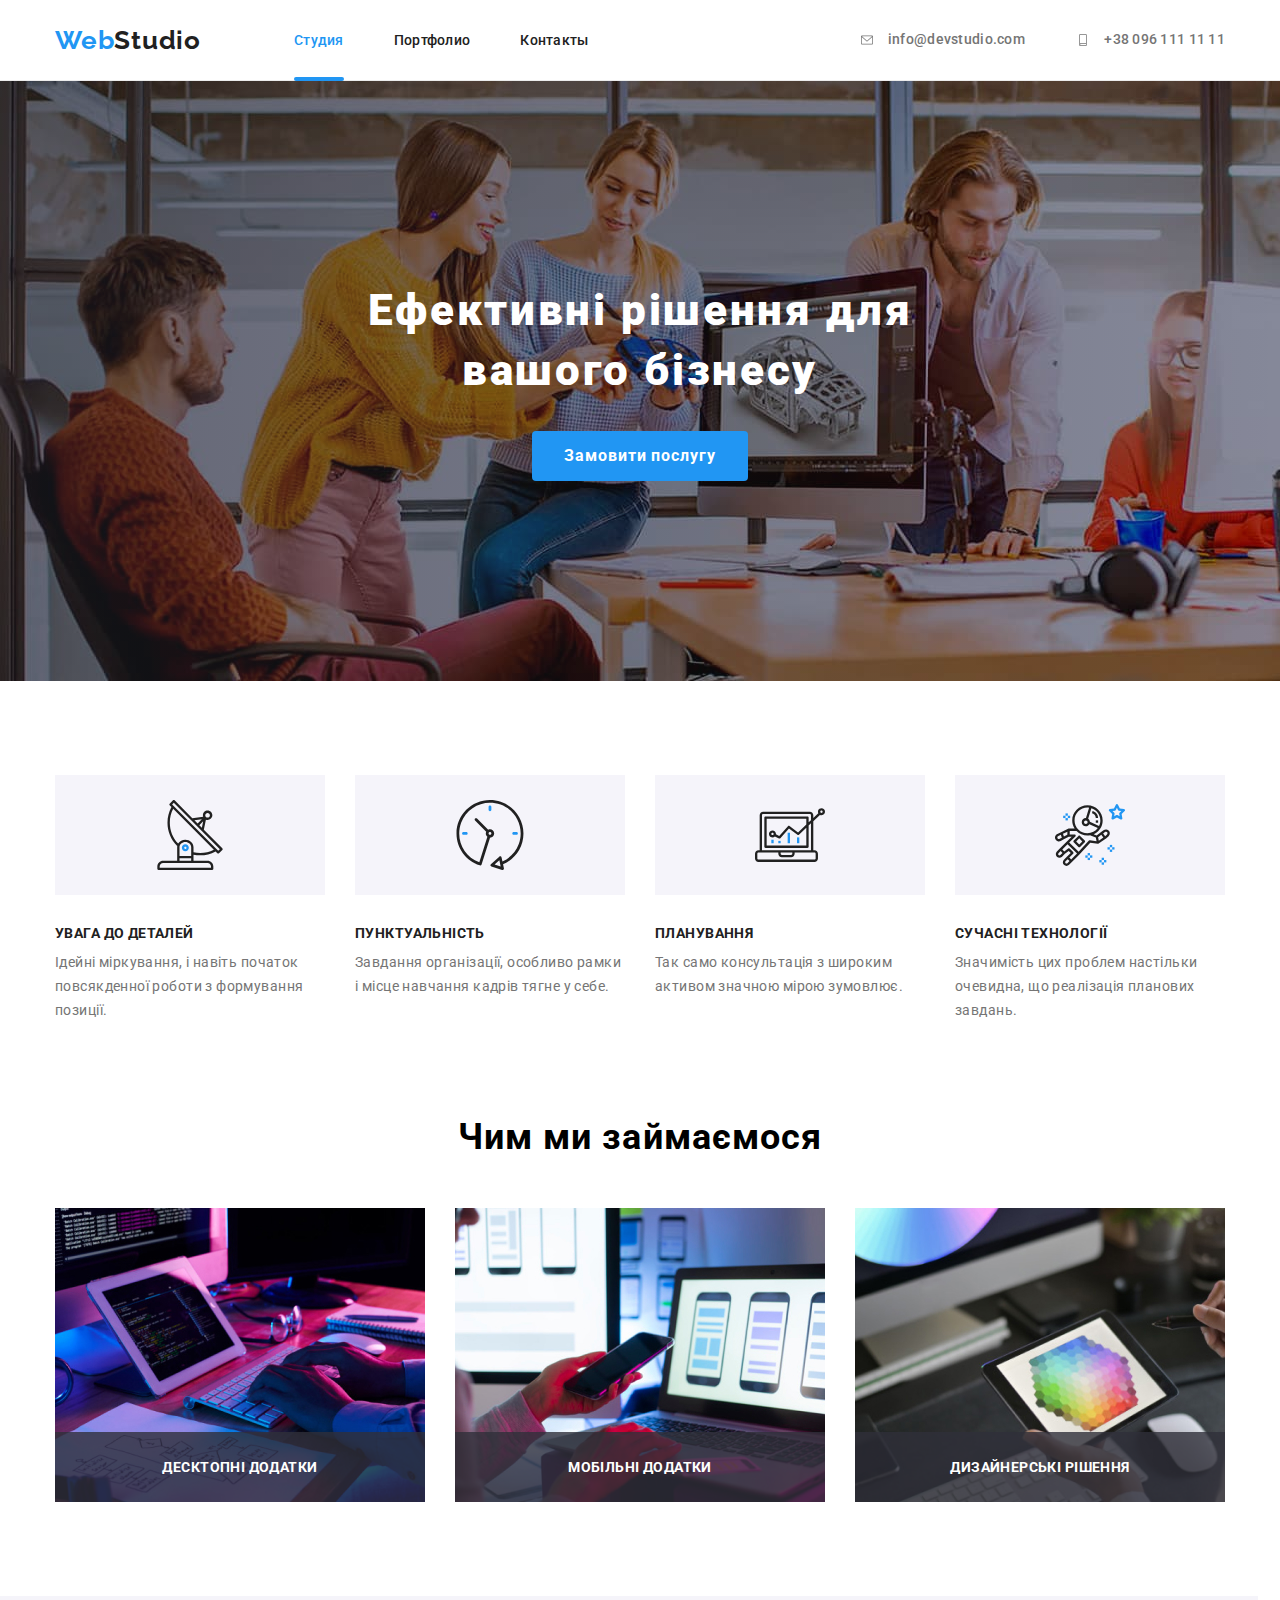
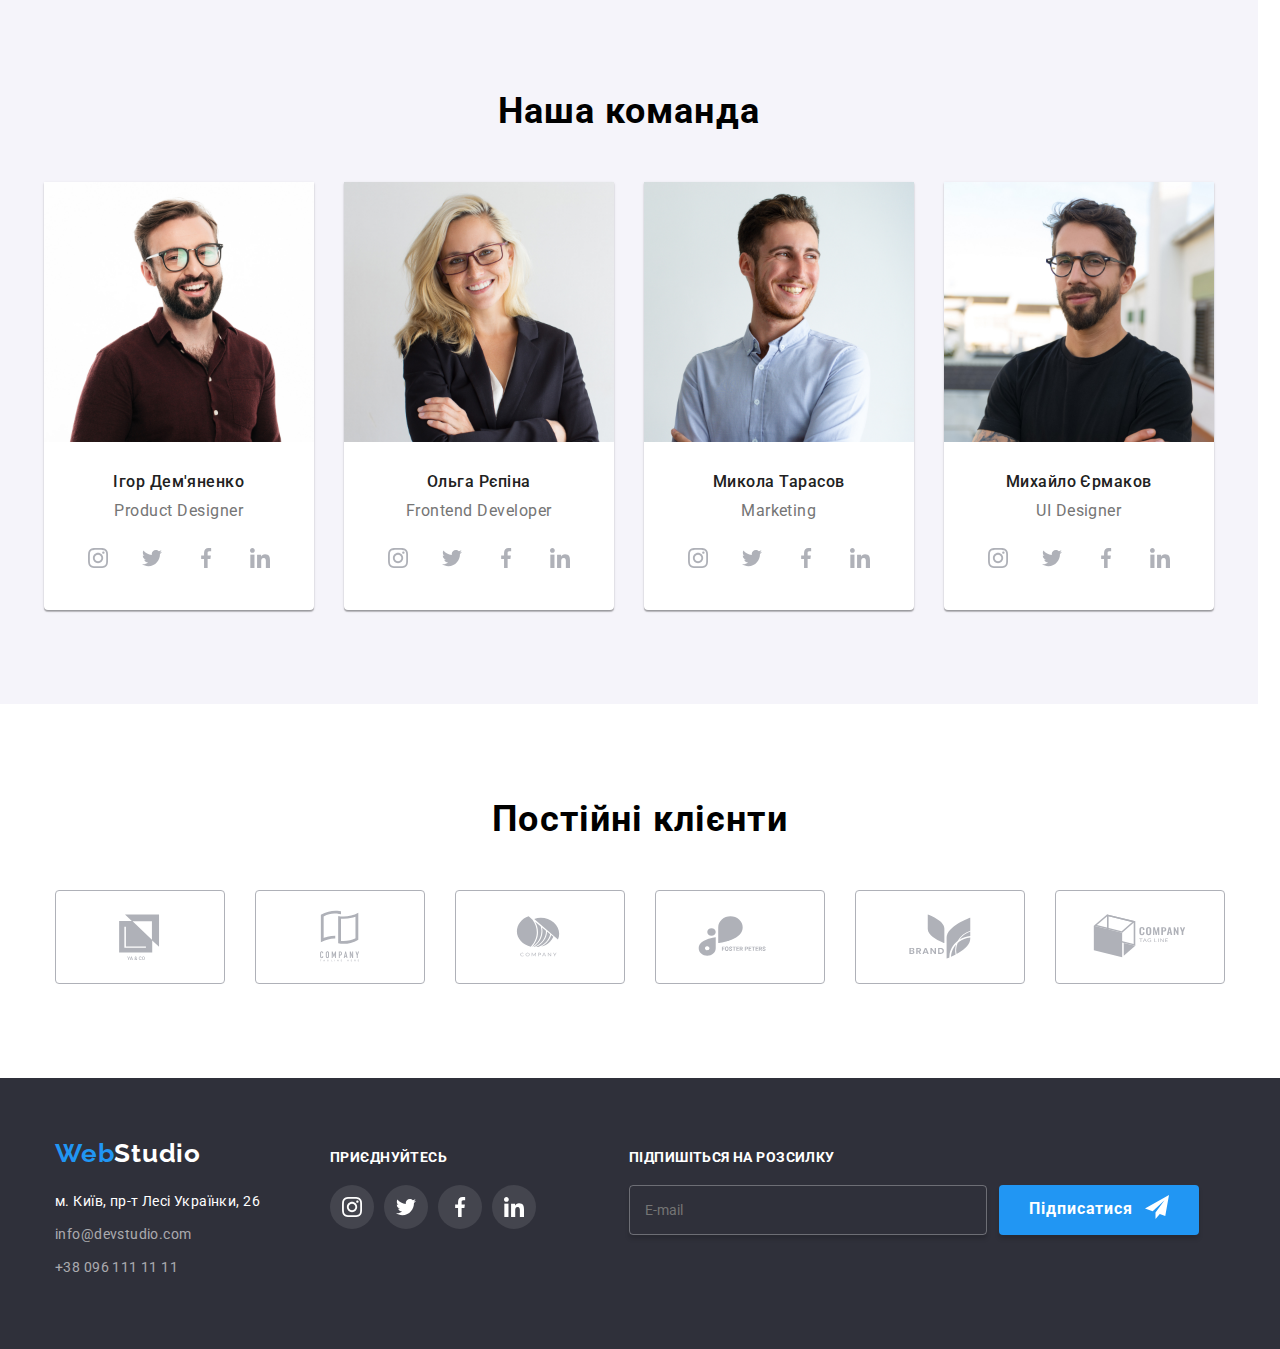
<file: index.html>
<!DOCTYPE html>
<html lang="en">
  <head>
    <meta charset="UTF-8" />
    <meta name="viewport" content="width=, initial-scale=1.0" />
    <title>Document</title>
    <link rel="preconnect" href="https://fonts.googleapis.com" />
    <link rel="preconnect" href="https://fonts.gstatic.com" crossorigin />
    <link
      href="https://fonts.googleapis.com/css2?family=Raleway:wght@700&family=Roboto:wght@400;500;700;900&display=swap"
      rel="stylesheet"
    />
    <link
      rel="stylesheet"
      href="https://cdnjs.cloudflare.com/ajax/libs/modern-normalize/2.0.0/modern-normalize.min.css"
      integrity="sha512-4xo8blKMVCiXpTaLzQSLSw3KFOVPWhm/TRtuPVc4WG6kUgjH6J03IBuG7JZPkcWMxJ5huwaBpOpnwYElP/m6wg=="
      crossorigin="anonymous"
      referrerpolicy="no-referrer"
    />
    <link rel="stylesheet" href="./css/main.min.css" />
  </head>
  <body>
    <header class="header">
      <div class="header-container container">
        <!-- site nav -->
        <nav class="main-nav">
          <a class="logo link" href="">Web<span class="header__logo">Studio</span></a>
          <ul class="site-nav list">
            <li class="site-nav__item">
              <a href="./index.html" class="site-nav__link site-nav__link--current link">Студия</a>
            </li>
            <li class="site-nav__item">
              <a href="./portfolio.html" class="site-nav__link link">Портфолио</a>
            </li>
            <li class="site-nav__item">
              <a href="#" class="site-nav__link link">Контакты</a>
            </li>
          </ul>
        </nav>
        <!-- auth nav -->
        <ul class="auth-nav list">
          <li class="auth-nav__item">
            <a href="mailto:info@devstudio.com" class="auth-nav__link link">
              <svg class="header-icon">
                <use href="./images/icons.svg#icon-post-icon"></use>
              </svg>
              info@devstudio.com</a
            >
          </li>
          <li class="auth-nav__item">
            <a href="tel:380961111111" class="auth-nav__link link">
              <svg class="header-icon">
                <use href="./images/icons.svg#icon-smartphonephone-icon"></use>
              </svg>
              +38 096 111 11 11</a
            >
          </li>
        </ul>
      </div>
    </header>
    <main>
      <!-- Hero -->

      <section class="hero">
        <div class="container box">
          <h1 class="hero__title">Ефективні рішення для<br />вашого бізнесу</h1>
          <button type="button" class="hero__button" data-modal-open>Замовити послугу</button>
          <div class="modal-background is-hidden" data-modal>
            <div class="modal">
              <button class="modal__close-button" data-modal-close>
                <svg class="">
                  <use href="./images/input-icons.sprite.svg#icon-close-black-18dp-2-1"></use>
                </svg>
              </button>
              <p class="modal__title">Залиште свої дані, ми вам передзвонимо</p>
              <form class="modal__form" role="modal__form">
                <div class="label-field modal__form">
                  <label name="name" class="label" for="name"> Ім'я</label>
                  <input type="text" name="name" id="name" class="modal-input" required />
                  <svg class="icon-input">
                    <use href="./images/input-icons.sprite.svg#icon-person-black-18dp-1"></use>
                  </svg>
                </div>
                <div class="label-field modal__form">
                  <label name="telephone" class="label" for="telephone"> Телефон </label>
                  <input type="tel" name="telephone" id="telephone" class="modal-input" required />
                  <svg class="icon-input">
                    <use href="./images/input-icons.sprite.svg#icon-phone-black-18dp-1"></use>
                  </svg>
                </div>
                <div class="label-field modal__form">
                  <label name="email" class="label" for="email">Пошта </label>
                  <input type="email" name="email" id="email" class="modal-input" required />
                  <svg class="icon-input">
                    <use href="./images/input-icons.sprite.svg#icon-email-black-18dp-1"></use>
                  </svg>
                </div>
                <div class="label-field modal__form">
                  <label name="comment" class="label" for="comment"> Коментар </label>
                  <textarea
                    class="modal-textarea"
                    name="comment"
                    cols="30"
                    rows="10"
                    placeholder="Введіть текст"
                    id="comment"
                  ></textarea>
                </div>
                <div class="checkbox-box">
                  <input type="checkbox" id="input-checkbox" class="checkbox-input" required />
                  <label for="input-checkbox" class="checkbox-label"
                    >Погоджуюся з розсилкою та приймаю
                    <a class="checkbox-link" href="#">Умови договору</a>
                  </label>
                </div>
                <button type="submit" class="modal-btn">Відправити</button>
              </form>
            </div>
          </div>
        </div>
      </section>

      <!--Особенности -->
      <section class="section features">
        <div class="container">
          <h2 hidden>Особенности</h2>
          <ul class="features__list list">
            <li class="features__item">
              <div class="features__icon-box">
                <svg class="features__icon">
                  <use href="./images/icons.svg#icon-antenna-1"></use>
                </svg>
              </div>
              <h3 class="features__title">УВАГА ДО ДЕТАЛЕЙ</h3>
              <p class="features__description">
                Ідейні міркування, і навіть початок повсякденної роботи з формування позиції.
              </p>
            </li>
            <li class="features__item">
              <div class="features__icon-box">
                <svg class="features__icon">
                  <use href="./images/icons.svg#icon-clock-1"></use>
                </svg>
              </div>
              <h3 class="features__title">ПУНКТУАЛЬНІСТЬ</h3>
              <p class="features__description">
                Завдання організації, особливо рамки і місце навчання кадрів тягне у себе.
              </p>
            </li>
            <li class="features__item">
              <div class="features__icon-box">
                <svg class="features__icon">
                  <use href="./images/icons.svg#icon-diagram-1"></use>
                </svg>
              </div>
              <h3 class="features__title">ПЛАНУВАННЯ</h3>
              <p class="features__description">Так само консультація з широким активом значною мірою зумовлює.</p>
            </li>
            <li class="features__item">
              <div class="features__icon-box">
                <svg class="features__icon">
                  <use href="./images/icons.svg#icon-astronaut-1"></use>
                </svg>
              </div>
              <h3 class="features__title">СУЧАСНІ ТЕХНОЛОГІЇ</h3>
              <p class="features__description">
                Значимість цих проблем настільки очевидна, що реалізація планових завдань.
              </p>
            </li>
          </ul>
        </div>
      </section>
      <section class="section work">
        <div class="container">
          <h2 class="section__title">Чим ми займаємося</h2>
          <ul class="work__list list">
            <li class="work__item">
              <img src="./images/box1.jpg" alt="working from PC" width="370" />
              <p class="work__descriptions">Десктопні додатки</p>
            </li>
            <li class="work__item">
              <img src="./images/box2.jpg" alt="working from laptop" width="370" />
              <p class="work__descriptions">Мобільні додатки</p>
            </li>
            <li class="work__item">
              <img src="./images/box3.jpg" alt="working from tablet" width="370" />
              <p class="work__descriptions">Дизайнерські рішення</p>
            </li>
          </ul>
        </div>
      </section>
      <!--Наша команда -->
      <section class="section team">
        <div class="container">
          <h2 class="section__title">Наша команда</h2>
          <ul class="team-list list">
            <li class="team-item">
              <img class="team-img" src="./images/imgqw.jpg" alt="Ігор Дем'яненко" width="270" />
              <div class="team-card">
                <h3 class="team-title-name">Ігор Дем'яненко</h3>
                <p class="team-title-descrirtion">Product Designer</p>

                <ul class="network-list list">
                  <li>
                    <a class="network-icon-box" target="_blank" href="">
                      <svg class="network-icons">
                        <use href="./images/icons.svg#icon-instagram-2"></use>
                      </svg>
                    </a>
                  </li>
                  <li>
                    <a class="network-icon-box" href="">
                      <svg class="network-icons">
                        <use href="./images/icons.svg#icon-twitter-1"></use>
                      </svg>
                    </a>
                  </li>
                  <li>
                    <a class="network-icon-box" href="">
                      <svg class="network-icons">
                        <use href="./images/icons.svg#icon-facebook-1"></use>
                      </svg>
                    </a>
                  </li>
                  <li>
                    <a class="network-icon-box" href="">
                      <svg class="network-icons">
                        <use href="./images/icons.svg#icon-linkedin-1"></use>
                      </svg>
                    </a>
                  </li>
                </ul>
              </div>
            </li>
            <li class="team-item">
              <img class="team-img" src="./images/imgwe.jpg" alt="Ольга Рєпіна" width="270" />
              <div class="team-card">
                <h3 class="team-title-name">Ольга Рєпіна</h3>
                <p class="team-title-descrirtion">Frontend Developer</p>
                <ul class="network-list list">
                  <li>
                    <a class="network-icon-box" target="_blank" href="">
                      <svg class="network-icons">
                        <use href="./images/icons.svg#icon-instagram-2"></use>
                      </svg>
                    </a>
                  </li>
                  <li>
                    <a class="network-icon-box" href="">
                      <svg class="network-icons">
                        <use href="./images/icons.svg#icon-twitter-1"></use>
                      </svg>
                    </a>
                  </li>
                  <li>
                    <a class="network-icon-box" href="">
                      <svg class="network-icons">
                        <use href="./images/icons.svg#icon-facebook-1"></use>
                      </svg>
                    </a>
                  </li>
                  <li>
                    <a class="network-icon-box" href="">
                      <svg class="network-icons">
                        <use href="./images/icons.svg#icon-linkedin-1"></use>
                      </svg>
                    </a>
                  </li>
                </ul>
              </div>
            </li>
            <li class="team-item">
              <img class="team-img" src="./images/imger.jpg" alt="Микола Тарасов" width="270" />
              <div class="team-card">
                <h3 class="team-title-name">Микола Тарасов</h3>
                <p class="team-title-descrirtion">Marketing</p>
                <ul class="network-list list">
                  <li>
                    <a class="network-icon-box" target="_blank" href="">
                      <svg class="network-icons">
                        <use href="./images/icons.svg#icon-instagram-2"></use>
                      </svg>
                    </a>
                  </li>
                  <li>
                    <a class="network-icon-box" href="">
                      <svg class="network-icons">
                        <use href="./images/icons.svg#icon-twitter-1"></use>
                      </svg>
                    </a>
                  </li>
                  <li>
                    <a class="network-icon-box" href="">
                      <svg class="network-icons">
                        <use href="./images/icons.svg#icon-facebook-1"></use>
                      </svg>
                    </a>
                  </li>
                  <li>
                    <a class="network-icon-box" href="">
                      <svg class="network-icons">
                        <use href="./images/icons.svg#icon-linkedin-1"></use>
                      </svg>
                    </a>
                  </li>
                </ul>
              </div>
            </li>
            <li class="team-item">
              <img class="team-img" src="./images/img.jpg" alt="Михайло Єрмаков" width="270" />
              <div class="team-card">
                <h3 class="team-title-name">Михайло Єрмаков</h3>
                <p class="team-title-descrirtion">UI Designer</p>
                <ul class="network-list list">
                  <li>
                    <a class="network-icon-box" target="_blank" href="">
                      <svg class="network-icons">
                        <use href="./images/icons.svg#icon-instagram-2"></use>
                      </svg>
                    </a>
                  </li>
                  <li>
                    <a class="network-icon-box" href="">
                      <svg class="network-icons">
                        <use href="./images/icons.svg#icon-twitter-1"></use>
                      </svg>
                    </a>
                  </li>
                  <li>
                    <a class="network-icon-box" href="">
                      <svg class="network-icons">
                        <use href="./images/icons.svg#icon-facebook-1"></use>
                      </svg>
                    </a>
                  </li>
                  <li>
                    <a class="network-icon-box" href="">
                      <svg class="network-icons">
                        <use href="./images/icons.svg#icon-linkedin-1"></use>
                      </svg>
                    </a>
                  </li>
                </ul>
              </div>
            </li>
          </ul>
        </div>
      </section>
      <section class="section container">
        <h2 class="section__title">Постійні клієнти</h2>
        <ul class="clients-list list">
          <li>
            <a class="clients-icon-box" href="">
              <svg class="clients-icon">
                <use href=".//images/logocompany-sprite.svg#icon-Logocompany1"></use>
              </svg>
            </a>
          </li>
          <li>
            <a class="clients-icon-box" href="">
              <svg class="clients-icon">
                <use href=".//images/logocompany-sprite.svg#icon-Logocompany2"></use>
              </svg>
            </a>
          </li>
          <li>
            <a class="clients-icon-box" href="">
              <svg class="clients-icon">
                <use href=".//images/logocompany-sprite.svg#icon-Logocompany3"></use>
              </svg>
            </a>
          </li>
          <li>
            <a class="clients-icon-box" href="">
              <svg class="clients-icon">
                <use href=".//images/logocompany-sprite.svg#icon-Logocompany4"></use>
              </svg>
            </a>
          </li>
          <li>
            <a class="clients-icon-box" href="">
              <svg class="clients-icon">
                <use href=".//images/logocompany-sprite.svg#icon-Logocompany5"></use>
              </svg>
            </a>
          </li>
          <li>
            <a class="clients-icon-box" href="">
              <svg class="clients-icon">
                <use href=".//images/logocompany-sprite.svg#icon-Logocompany6"></use>
              </svg>
            </a>
          </li>
        </ul>
      </section>
    </main>
    <footer class="footer">
      <div class="footer-container container">
        <div class="footer-nav">
          <a href="#" class="link logo">Web<span class="footer-logo">Studio</span></a>
          <address class="adress">
            <a href="https://maps.app.goo.gl/gnhoGFUmJj2kAUH79" class="link">м. Київ, пр-т Лесі Українки, 26</a>
          </address>
          <ul class="footer-list list">
            <li>
              <a href="mailto:info@devstudio.com" class="contact link">info@devstudio.com</a>
            </li>
            <li>
              <a href="tel:380961111111" class="contact link">+38 096 111 11 11</a>
            </li>
          </ul>
        </div>
        <div class="footer-network">
          <h2 class="footer-network-title">приєднуйтесь</h2>
          <ul class="footer-network-list list">
            <li>
              <a class="footer-icon-box" target="_blank" href="">
                <svg class="footer-icons">
                  <use href="./images/icons.svg#icon-instagram-2"></use>
                </svg>
              </a>
            </li>
            <li>
              <a class="footer-icon-box" href="">
                <svg class="footer-icons">
                  <use href="./images/icons.svg#icon-twitter-1"></use>
                </svg>
              </a>
            </li>
            <li>
              <a class="footer-icon-box" href="">
                <svg class="footer-icons">
                  <use href="./images/icons.svg#icon-facebook-1"></use>
                </svg>
              </a>
            </li>
            <li>
              <a class="footer-icon-box" href="">
                <svg class="footer-icons">
                  <use href="./images/icons.svg#icon-linkedin-1"></use>
                </svg>
              </a>
            </li>
          </ul>
        </div>
        <form class="footer-form" role="footer-form">
          <label for="footer-email" class="footer-email-title"
            >Підпишіться на розсилку
            <input
              type="email"
              name="footer-email"
              id="footer-email"
              class="footer-input-email"
              placeholder="E-mail"
              required
            />
          </label>
          <button type="submit" class="footer-input-button">
            Підписатися
            <svg class="footer-input-icon">
              <use href="./images/logocompany-sprite.svg#icon-icon-send"></use>
            </svg>
          </button>
        </form>
      </div>
    </footer>

    <script src="./js/modal.js"></script>
  </body>
</html>
</file>
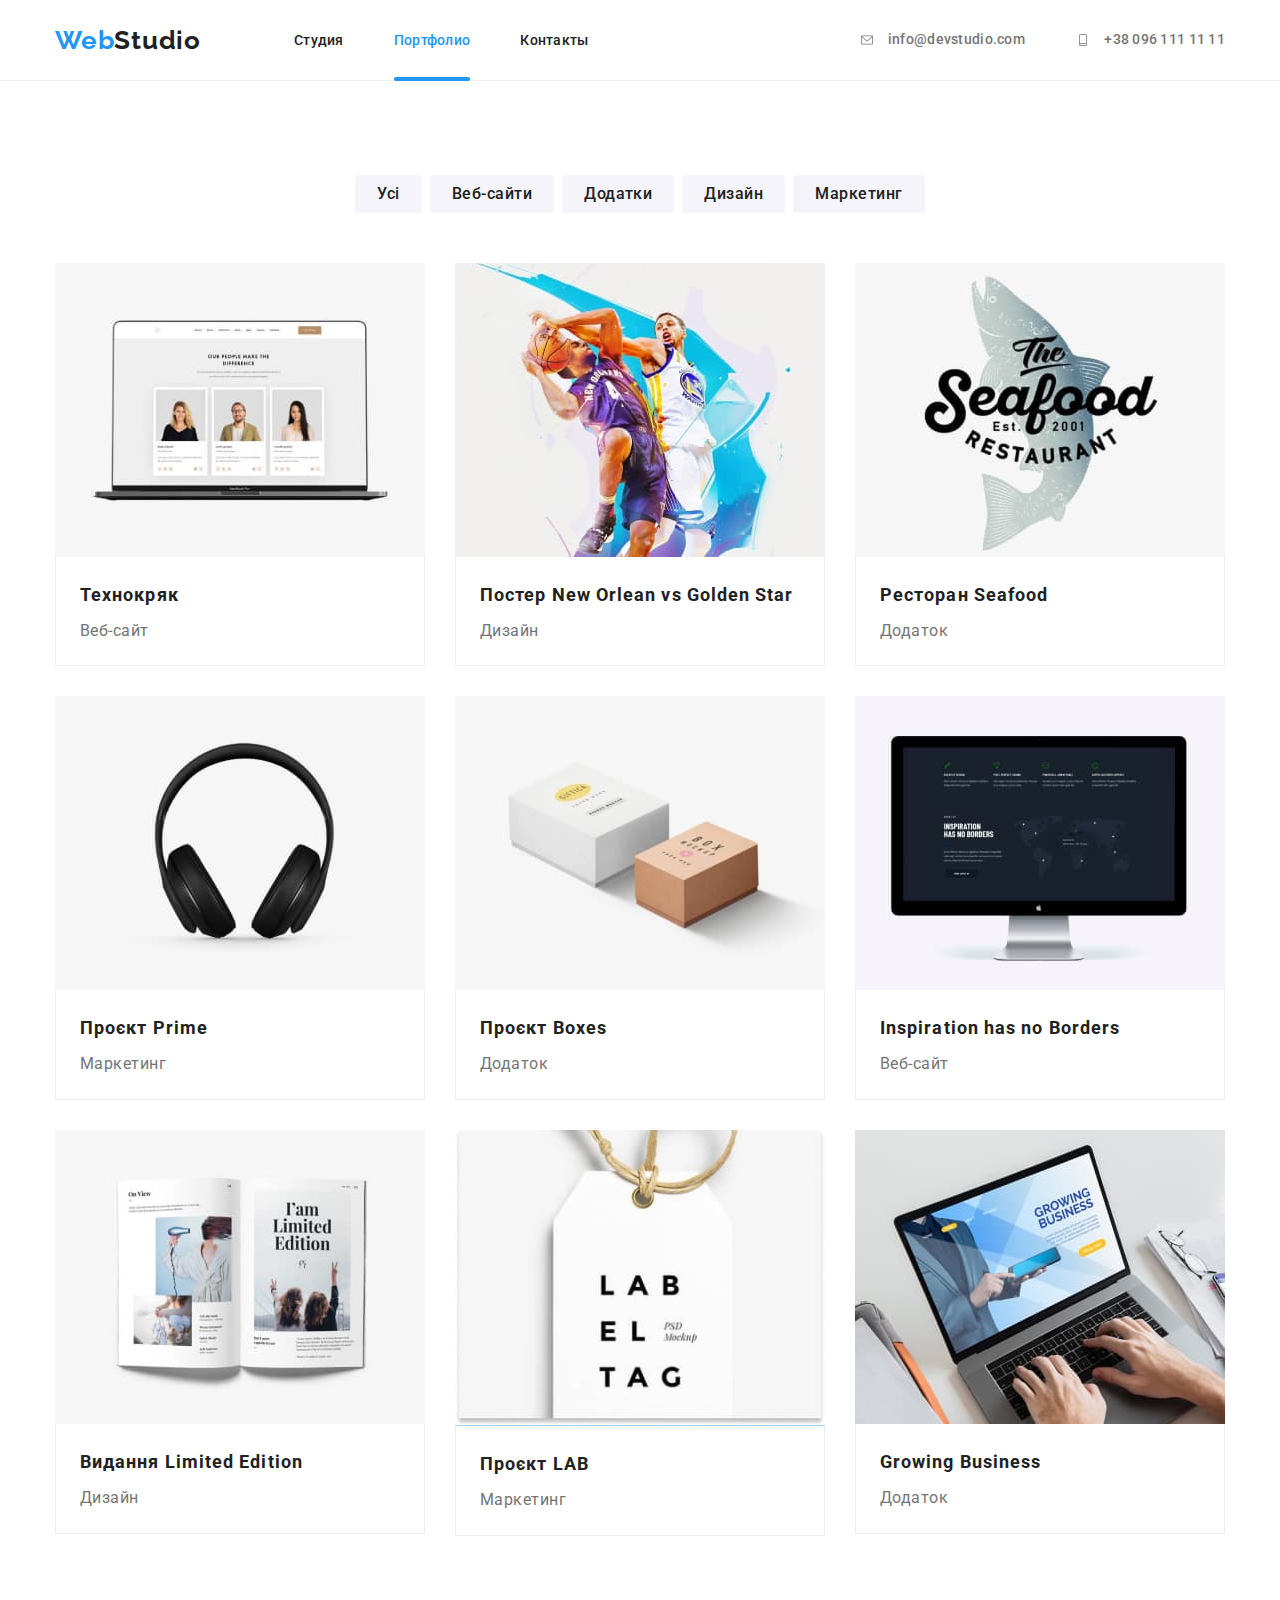
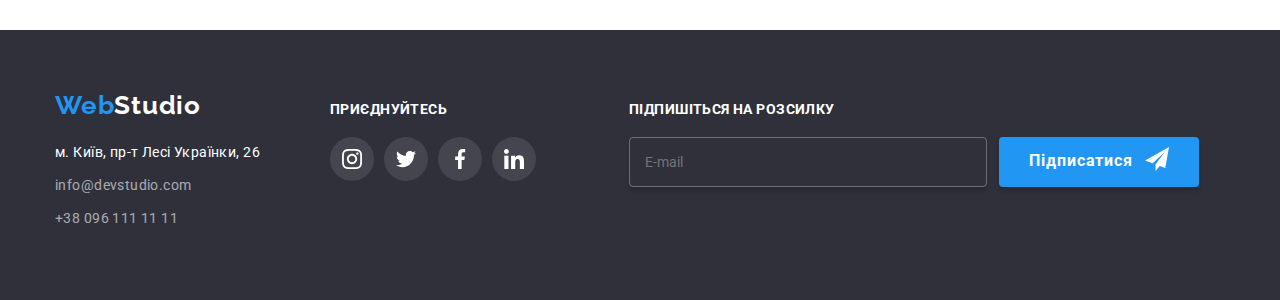
<file: portfolio.html>
<!DOCTYPE html>
<html lang="en">
  <head>
    <meta charset="UTF-8" />
    <meta name="viewport" content="width=\, initial-scale=1.0" />
    <title>Document</title>
    <link
      href="https://fonts.googleapis.com/css2?family=Raleway:wght@700&family=Roboto:wght@400;500;700;900&display=swap"
      rel="stylesheet"
    />
    <link
      rel="stylesheet"
      href="https://cdnjs.cloudflare.com/ajax/libs/modern-normalize/2.0.0/modern-normalize.min.css"
      integrity="sha512-4xo8blKMVCiXpTaLzQSLSw3KFOVPWhm/TRtuPVc4WG6kUgjH6J03IBuG7JZPkcWMxJ5huwaBpOpnwYElP/m6wg=="
      crossorigin="anonymous"
      referrerpolicy="no-referrer"
    />
    <link rel="stylesheet" href="./css/main.min.css" />
    <header class="header">
      <div class="header-container container">
        <!-- site nav -->
        <nav class="main-nav">
          <a class="logo link" href="">Web<span class="header__logo">Studio</span></a>
          <ul class="site-nav list">
            <li class="site-nav__item">
              <a href="./index.html" class="site-nav__link  link">Студия</a>
            </li>
            <li class="site-nav__item">
              <a href="./portfolio.html" class="site-nav__link site-nav__link--current link">Портфолио</a>
            </li>
            <li class="site-nav__item">
              <a href="#" class="site-nav__link link">Контакты</a>
            </li>
          </ul>
        </nav>
        <!-- auth nav -->
        <ul class="auth-nav list">
          <li class="auth-nav__item">
            <a href="mailto:info@devstudio.com" class="auth-nav__link link">
              <svg class="header-icon">
                <use href="./images/icons.svg#icon-post-icon"></use>
              </svg>
              info@devstudio.com</a
            >
          </li>
          <li class="auth-nav__item">
            <a href="tel:380961111111" class="auth-nav__link link">
              <svg class="header-icon">
                <use href="./images/icons.svg#icon-smartphonephone-icon"></use>
              </svg>
              +38 096 111 11 11</a
            >
          </li>
        </ul>
      </div>
    </header>

    <!-- site nav -->

    <main>
      <div class="container">
        <section class="section">
          <h1 hidden>Portfolio</h1>
          <ul class="portfolio-nav list">
            <li>
              <button type="button" class="portfolio-title-button">Усі</button>
            </li>
            <li>
              <button type="button" class="portfolio-title-button">
                Веб-сайти
              </button>
            </li>
            <li>
              <button type="button" class="portfolio-title-button">
                Додатки
              </button>
            </li>
            <li>
              <button type="button" class="portfolio-title-button">
                Дизайн
              </button>
            </li>
            <li>
              <button type="button" class="portfolio-title-button">
                Маркетинг
              </button>
            </li>
          </ul>

          <ul class="portfolio-list list">
            <li class=" item  ">
              <a  class="portfolio-item link" href="#">
                <div class="portfolio-image">
                  <img
                    src="./images/imgteh.jpg"
                    alt="Веб-сайт Технокряк"
                    width="370"
                  />
                  <div class="portfolio-image-hover">
                    <p class="portfolio-hover-text">
                      Ресурс пропонує комплексні пропозиції з різним рівнем
                      функціоналу та сервісів. Все це дозволить відвідувачу
                      отримати вичерпні відомості про компанію чи приватну
                      особу.
                    </p>
                  </div>
                </div>

                <div class="portfolio-card ">
                  <h2 class="portfolio-title ">Технокряк</h2>
                  <p class="portfolio-description">Веб-сайт</p>
                </div>
              </a>
            </li>
            <li class=" item ">
              <a class="portfolio-item link" href="#">
                <div class="portfolio-image">
                  <img
                    src="./images/imgpos.jpg"
                    alt="Дизайн Постера New Orlean vs Golden Star"
                    width="370"
                  />
                  <div class="portfolio-image-hover">
                    <p class="portfolio-hover-text">
                      Ресурс пропонує комплексні пропозиції з різним рівнем
                      функціоналу та сервісів. Все це дозволить відвідувачу
                      отримати вичерпні відомості про компанію чи приватну
                      особу.
                    </p>
                  </div>
                </div>
                <div class="portfolio-card">
                  <h2 class="portfolio-title">
                    Постер New Orlean vs Golden Star
                  </h2>
                  <p class="portfolio-description">Дизайн</p>
                </div>
              </a>
            </li>
            <li class=" item ">
              <a class="portfolio-item link" href="#">
                <div class="portfolio-image">
                  <img
                    src="./images/imgrest.jpg"
                    alt="Додаток ресторана Seafood"
                    width="370"
                  />
                  <div class="portfolio-image-hover">
                    <p class="portfolio-hover-text">
                      Ресурс пропонує комплексні пропозиції з різним рівнем
                      функціоналу та сервісів. Все це дозволить відвідувачу
                      отримати вичерпні відомості про компанію чи приватну
                      особу.
                    </p>
                  </div>
                </div>
                <div class="portfolio-card">
                  <h2 class="portfolio-title">Ресторан Seafood</h2>
                  <p class="portfolio-description">Додаток</p>
                </div>
              </a>
            </li>
            <li class=" item ">
              <a class="portfolio-item link" href="#">
                <div class="portfolio-image">
                  <img
                    src="./images/imgearph.jpg"
                    alt="Маркетинг проєкта Prime"
                    width="370"
                  />
                  <div class="portfolio-image-hover">
                    <p class="portfolio-hover-text">
                      Ресурс пропонує комплексні пропозиції з різним рівнем
                      функціоналу та сервісів. Все це дозволить відвідувачу
                      отримати вичерпні відомості про компанію чи приватну
                      особу.
                    </p>
                  </div>
                </div>
                <div class="portfolio-card">
                  <h2 class="portfolio-title">Проєкт Prime</h2>
                  <p class="portfolio-description">Маркетинг</p>
                </div>
              </a>
            </li>
            <li class=" item ">
              <a class="portfolio-item link" href="#">
                <div class="portfolio-image">
                  <img
                    src="./images/imgbox.jpg"
                    alt="Додаток проєкта Boxes"
                    width="370"
                  />
                  <div class="portfolio-image-hover">
                    <p class="portfolio-hover-text">
                      Ресурс пропонує комплексні пропозиції з різним рівнем
                      функціоналу та сервісів. Все це дозволить відвідувачу
                      отримати вичерпні відомості про компанію чи приватну
                      особу.
                    </p>
                  </div>
                </div>

                <div class="portfolio-card">
                  <h2 class="portfolio-title">Проєкт Boxes</h2>
                  <p class="portfolio-description">Додаток</p>
                </div>
              </a>
            </li>
            <li class=" item ">
              <a class="portfolio-item link"  href="#">
                <div class="portfolio-image">
                  <img
                    src="./images/imgcomp.jpg"
                    alt="Веб-сайт Inspiration has no Borders"
                    width="370"
                  />
                  <div class="portfolio-image-hover">
                    <p class="portfolio-hover-text">
                      Ресурс пропонує комплексні пропозиції з різним рівнем
                      функціоналу та сервісів. Все це дозволить відвідувачу
                      отримати вичерпні відомості про компанію чи приватну
                      особу.
                    </p>
                  </div>
                </div>
                <div class="portfolio-card">
                  <h2 class="portfolio-title">Inspiration has no Borders</h2>
                  <p class="portfolio-description">Веб-сайт</p>
                </div>
              </a>
            </li>
            <li class=" item ">
              <a class="portfolio-item link" href="#">
                <div class="portfolio-image">
                  <img
                    src="./images/imgbook.jpg"
                    alt="Дизайн видання Limited Edition"
                    width="370"
                  />
                  <div class="portfolio-image-hover">
                    <p class="portfolio-hover-text">
                      Ресурс пропонує комплексні пропозиції з різним рівнем
                      функціоналу та сервісів. Все це дозволить відвідувачу
                      отримати вичерпні відомості про компанію чи приватну
                      особу.
                    </p>
                  </div>
                </div>
                <div class="portfolio-card">
                  <h2 class="portfolio-title">Видання Limited Edition</h2>
                  <p class="portfolio-description">Дизайн</p>
                </div>
              </a>
            </li>
            <li class=" item ">
              <a class="portfolio-item link"  href="#">
                <div class="portfolio-image">
                  <img
                    src="./images/imglab.jpg"
                    alt="Маркетинг проєкта LAB"
                    width="370"
                  />
                  <div class="portfolio-image-hover">
                    <p class="portfolio-hover-text">
                      Ресурс пропонує комплексні пропозиції з різним рівнем
                      функціоналу та сервісів. Все це дозволить відвідувачу
                      отримати вичерпні відомості про компанію чи приватну
                      особу.
                    </p>
                  </div>
                </div>
                <div class="portfolio-card">
                  <h2 class="portfolio-title">Проєкт LAB</h2>
                  <p class="portfolio-description">Маркетинг</p>
                </div>
              </a>
            </li>
            <li class=" item link">
              <a class="portfolio-item link" href="#">
                <div class="portfolio-image">
                  <img
                    src="./images/imglaptop.jpg"
                    alt="Додаток Growing Business"
                    width="370"
                  />
                  <div class="portfolio-image-hover">
                    <p class="portfolio-hover-text">
                      Ресурс пропонує комплексні пропозиції з різним рівнем
                      функціоналу та сервісів. Все це дозволить відвідувачу
                      отримати вичерпні відомості про компанію чи приватну
                      особу.
                    </p>
                  </div>
                </div>
                <div class="portfolio-card">
                  <h2 class="portfolio-title">Growing Business</h2>
                  <p class="portfolio-description">Додаток</p>
                </div>
              </a>
            </li>
          </ul>
        </section>
      </div>
    </main>
     <footer class="footer">
      <div class="footer-container container">
        <div class="footer-nav">
          <a href="#" class="link logo">Web<span class="footer-logo">Studio</span></a>
          <address class="adress">
            <a href="https://maps.app.goo.gl/gnhoGFUmJj2kAUH79" class="link">м. Київ, пр-т Лесі Українки, 26</a>
          </address>
          <ul class="footer-list list">
            <li>
              <a href="mailto:info@devstudio.com" class="contact link">info@devstudio.com</a>
            </li>
            <li>
              <a href="tel:380961111111" class="contact link">+38 096 111 11 11</a>
            </li>
          </ul>
        </div>
        <div class="footer-network">
          <h2 class="footer-network-title">приєднуйтесь</h2>
          <ul class="footer-network-list list">
            <li>
              <a class="footer-icon-box" target="_blank" href="">
                <svg class="footer-icons">
                  <use href="./images/icons.svg#icon-instagram-2"></use>
                </svg>
              </a>
            </li>
            <li>
              <a class="footer-icon-box" href="">
                <svg class="footer-icons">
                  <use href="./images/icons.svg#icon-twitter-1"></use>
                </svg>
              </a>
            </li>
            <li>
              <a class="footer-icon-box" href="">
                <svg class="footer-icons">
                  <use href="./images/icons.svg#icon-facebook-1"></use>
                </svg>
              </a>
            </li>
            <li>
              <a class="footer-icon-box" href="">
                <svg class="footer-icons">
                  <use href="./images/icons.svg#icon-linkedin-1"></use>
                </svg>
              </a>
            </li>
          </ul>
        </div>
        <form class="footer-form" role="footer-form">
          <label for="footer-email" class="footer-email-title"
            >Підпишіться на розсилку
            <input type="email" name="footer-email" id="footer-email" class="footer-input-email" placeholder="E-mail" required />
          </label>
          <button type="submit" class="footer-input-button">
            Підписатися
            <svg class="footer-input-icon">
              <use href="./images/logocompany-sprite.svg#icon-icon-send"></use>
            </svg>
          </button>
        </form>
      </div>
    </footer>

  </body>
</html>
</file>
<file: css/main.min.css>
/*! modern-normalize v2.0.0 | MIT License | https://github.com/sindresorhus/modern-normalize */*,::before,::after{-webkit-box-sizing:border-box;box-sizing:border-box}html{font-family:system-ui,"Segoe UI",Roboto,Helvetica,Arial,sans-serif,"Apple Color Emoji","Segoe UI Emoji";line-height:1.15;-webkit-text-size-adjust:100%;-moz-tab-size:4;-o-tab-size:4;tab-size:4}body{margin:0}hr{height:0;color:inherit}abbr[title]{-webkit-text-decoration:underline dotted;text-decoration:underline dotted}b,strong{font-weight:bolder}code,kbd,samp,pre{font-family:ui-monospace,SFMono-Regular,Consolas,"Liberation Mono",Menlo,monospace;font-size:1em}small{font-size:80%}sub,sup{font-size:75%;line-height:0;position:relative;vertical-align:baseline}sub{bottom:-0.25em}sup{top:-0.5em}table{text-indent:0;border-color:inherit}button,input,optgroup,select,textarea{font-family:inherit;font-size:100%;line-height:1.15;margin:0}button,select{text-transform:none}button,[type=button],[type=reset],[type=submit]{-webkit-appearance:button}::-moz-focus-inner{border-style:none;padding:0}:-moz-focusring{outline:1px dotted ButtonText}:-moz-ui-invalid{box-shadow:none}legend{padding:0}progress{vertical-align:baseline}::-webkit-inner-spin-button,::-webkit-outer-spin-button{height:auto}[type=search]{-webkit-appearance:textfield;outline-offset:-2px}::-webkit-search-decoration{-webkit-appearance:none}::-webkit-file-upload-button{-webkit-appearance:button;font:inherit}summary{display:list-item}html{-webkit-box-sizing:border-box;box-sizing:border-box}*,*::after,*::before{-webkit-box-sizing:border-box;box-sizing:border-box}h1,h2,h3,h4,h5,p,ul{margin-top:0px;margin-bottom:0px}body{background-color:#fff;font-family:Roboto,sans-serif;font-size:14px;font-weight:400;line-height:1.7;letter-spacing:.42px}.list{list-style:none;padding:0px}.link{text-decoration:none;font-style:normal}.header-container{display:-webkit-box;display:-ms-flexbox;display:flex;-webkit-box-align:center;-ms-flex-align:center;align-items:center;width:1600px}.container{margin-left:auto;margin-right:auto;width:1200px;padding-left:15px;padding-right:15px}.section{padding-top:94px;padding-bottom:94px}.section__title{color:var(--secondary-color);text-align:center;font-size:36px;font-weight:700;line-height:normal;letter-spacing:1.08px;margin-bottom:50px}img{display:block}nav{font-size:14px;font-weight:500;line-height:1.7;letter-spacing:.28px}.header{margin:0 auto;max-width:1600px;border-bottom:1px solid #ececec}.main-nav{display:-webkit-box;display:-ms-flexbox;display:flex;-webkit-box-align:center;-ms-flex-align:center;align-items:center}.site-nav{display:-webkit-box;display:-ms-flexbox;display:flex;margin-left:93px;letter-spacing:.28px;font-size:14px;font-style:normal;font-weight:500;line-height:normal}.site-nav__link--current{position:relative}.site-nav__link--current::after{position:absolute;left:0;bottom:-1px;width:100%;height:4px;border-radius:2px;content:"";background-color:#2196f3}.site-nav__item{margin-right:50px}.site-nav__item:last-child{margin-right:0}.site-nav__link{display:block;color:#212121;padding-top:32px;padding-bottom:32px;-webkit-transition:color 250ms cubic-bezier(0.4, 0, 0.2, 1);transition:color 250ms cubic-bezier(0.4, 0, 0.2, 1)}.site-nav__link:hover,.site-nav__link:focus{color:#2196f3;outline:none}.site-nav__link--current{color:#2196f3}.auth-nav{display:-webkit-box;display:-ms-flexbox;display:flex;margin-left:auto;gap:50px}.header-icon{width:16px;height:12px;fill:currentColor;vertical-align:middle;margin-right:10px}.auth-nav__link:hover,.auth-nav__link:focus{color:#2196f3;outline:none}.auth-nav__link{color:#757575;letter-spacing:.28px;font-size:14px;font-style:normal;font-weight:500;line-height:normal;padding-top:32px;padding-bottom:32px;-webkit-transition:color 250ms cubic-bezier(0.4, 0, 0.2, 1);transition:color 250ms cubic-bezier(0.4, 0, 0.2, 1)}.hero{text-align:center;padding:200px 0px;background-color:rgba(47,48,58,.4);max-width:1600px;height:600px;background-image:-webkit-gradient(linear, left top, right top, from(rgba(47, 48, 58, 0.4)), to(rgba(47, 48, 58, 0))),url(../images/Imghero.jpg);background-image:linear-gradient(to right, rgba(47, 48, 58, 0.4), rgba(47, 48, 58, 0)),url(../images/Imghero.jpg);margin-left:auto;margin-right:auto}.hero__title{display:inline-block;color:#fff;text-align:center;font-family:Roboto;font-size:44px;font-weight:900;line-height:1.36;letter-spacing:2.64px;margin-bottom:30px}.hero__button{display:block;color:#fff;background-color:#2196f3;border:0;text-align:center;font-size:16px;font-weight:700;line-height:1.9;letter-spacing:.96px;border-radius:4px;padding:10px 32px;margin:0 auto;min-width:216px;height:50px;cursor:pointer;outline:none}.features{font-size:14px;font-style:normal;font-weight:700;line-height:normal;letter-spacing:.42px}.features__list{display:-webkit-box;display:-ms-flexbox;display:flex;gap:30px}.features__item{width:270px;margin-left:0;margin-right:0}.features__icon-box{display:-webkit-box;display:-ms-flexbox;display:flex;-webkit-box-pack:center;-ms-flex-pack:center;justify-content:center;-webkit-box-align:center;-ms-flex-align:center;align-items:center;background-color:#f5f4fa;height:120px;margin-bottom:30px}.features__icon{width:70px;height:70px}.features__title{color:#212121;font-size:14px;font-style:normal;font-weight:700;line-height:normal;letter-spacing:.42px}.features__description{color:#757575;font-size:14px;font-weight:400;line-height:1.7;letter-spacing:.42px;margin-top:10px}.work__list{display:-webkit-box;display:-ms-flexbox;display:flex;gap:30px}.work__item{position:relative;z-index:-1}.work__descriptions{position:absolute;width:100%;height:70px;background-color:rgba(47,48,58,.8);left:0;bottom:0;color:#fff;text-align:center;font-size:14px;font-weight:700;line-height:normal;text-transform:uppercase;padding:27px}.team-title-name{color:#212121;font-size:16px;font-weight:500;line-height:normal;letter-spacing:.48px;margin-bottom:10px}.team-title-descrirtion{color:#757575;font-size:16px;font-style:normal;font-weight:400;line-height:normal;letter-spacing:.48px}.work{padding-top:0px}.team{background-color:#f5f4fa;width:calc(100% - 22.5px)}.team-item{background-color:#fff;border-radius:0px 0px 4px 4px;-webkit-box-shadow:0px 2px 1px 0px rgba(0,0,0,.2),0px 1px 1px 0px rgba(0,0,0,.14),0px 1px 3px 0px rgba(0,0,0,.12);box-shadow:0px 2px 1px 0px rgba(0,0,0,.2),0px 1px 1px 0px rgba(0,0,0,.14),0px 1px 3px 0px rgba(0,0,0,.12)}.team-list{display:-webkit-box;display:-ms-flexbox;display:flex;gap:30px}.team-card{padding:30px 0;text-align:center}.network-list{display:-webkit-box;display:-ms-flexbox;display:flex;gap:10px;-webkit-box-pack:center;-ms-flex-pack:center;justify-content:center;-webkit-box-align:center;-ms-flex-align:center;align-items:center;margin-top:16px}.network-icon-box{display:-webkit-box;display:-ms-flexbox;display:flex;-webkit-box-pack:center;-ms-flex-pack:center;justify-content:center;-webkit-box-align:center;-ms-flex-align:center;align-items:center;color:#afb1b8;width:44px;height:44px;border-radius:50%;-webkit-transition:color 250ms cubic-bezier(0.4, 0, 0.2, 1),background-color 250ms cubic-bezier(0.4, 0, 0.2, 1);transition:color 250ms cubic-bezier(0.4, 0, 0.2, 1),background-color 250ms cubic-bezier(0.4, 0, 0.2, 1)}.network-icon-box:hover,.network-icon-box:focus{background-color:#2196f3;color:#fff;outline:none}.network-icons{width:20px;height:20px;fill:currentColor}.clients-list{display:-webkit-box;display:-ms-flexbox;display:flex;-ms-flex-wrap:nowrap;flex-wrap:nowrap;gap:30px}.clients-icon-box{display:-webkit-box;display:-ms-flexbox;display:flex;-webkit-box-pack:center;-ms-flex-pack:center;justify-content:center;-webkit-box-align:center;-ms-flex-align:center;align-items:center;width:170px;border-radius:4px;border:1px solid #afb1b8;color:#afb1b8;padding:16px 32px;-webkit-transition:color 250ms cubic-bezier(0.4, 0, 0.2, 1),border-color 250ms cubic-bezier(0.4, 0, 0.2, 1);transition:color 250ms cubic-bezier(0.4, 0, 0.2, 1),border-color 250ms cubic-bezier(0.4, 0, 0.2, 1)}.clients-icon-box:hover,.clients-icon-box:focus{color:#2196f3;border-color:#2196f3;outline:none}.clients-icon{width:106px;height:60px;fill:currentColor}.logo{color:#212121;font-family:Raleway,sans-serif;font-size:26px;font-weight:700;line-height:normal;letter-spacing:.78px;outline:none}.logo{color:#2196f3}.header__logo{color:#212121}.footer-logo{color:#fff}.button{display:block;color:#212121;background-color:#fff;text-align:center;font-size:16px;font-weight:700;line-height:1.9;letter-spacing:.96px;border-radius:4px;padding:10px 32px;margin:0 auto;min-width:216px;height:50px;cursor:pointer}.portfolio-nav{display:-webkit-box;display:-ms-flexbox;display:flex;-webkit-box-pack:center;-ms-flex-pack:center;justify-content:center;gap:8px}.portfolio-list{display:-webkit-box;display:-ms-flexbox;display:flex;-ms-flex-wrap:wrap;flex-wrap:wrap;margin-top:50px;gap:30px}.portfolio-item{width:370px;-webkit-transition:-webkit-box-shadow 250ms cubic-bezier(0.4, 0, 0.2, 1);transition:-webkit-box-shadow 250ms cubic-bezier(0.4, 0, 0.2, 1);transition:box-shadow 250ms cubic-bezier(0.4, 0, 0.2, 1);transition:box-shadow 250ms cubic-bezier(0.4, 0, 0.2, 1), -webkit-box-shadow 250ms cubic-bezier(0.4, 0, 0.2, 1)}.portfolio-item:hover{-webkit-box-shadow:1px 4px 6px 0px rgba(0,0,0,.16),0px 4px 4px 0px rgba(0,0,0,.06),0px 1px 1px 0px rgba(0,0,0,.12);box-shadow:1px 4px 6px 0px rgba(0,0,0,.16),0px 4px 4px 0px rgba(0,0,0,.06),0px 1px 1px 0px rgba(0,0,0,.12)}.portfolio-image{position:relative;overflow:hidden}.portfolio-image-hover{position:absolute;bottom:0;left:0;width:100%;height:100%;background-color:rgba(33,150,243,.9);-webkit-transform:translateY(100%);transform:translateY(100%);-webkit-transition:-webkit-transform 250ms cubic-bezier(0.4, 0, 0.2, 1);transition:-webkit-transform 250ms cubic-bezier(0.4, 0, 0.2, 1);transition:transform 250ms cubic-bezier(0.4, 0, 0.2, 1);transition:transform 250ms cubic-bezier(0.4, 0, 0.2, 1), -webkit-transform 250ms cubic-bezier(0.4, 0, 0.2, 1)}.portfolio-item:hover .portfolio-image-hover,.portfolio-item:focus .portfolio-image-hover{-webkit-transform:translateY(0);transform:translateY(0)}.portfolio-hover-text{display:block;color:#fff;font-size:18px;font-style:normal;font-weight:400;line-height:28px;letter-spacing:.54px;padding:63px 24px}.portfolio-title{font-size:18px;font-style:normal;font-weight:700;line-height:2;letter-spacing:1.08px}.portfolio-description{color:#757575;font-size:16px;font-style:normal;font-weight:400;line-height:1.8;letter-spacing:.48px}.portfolio-title-button{color:#212121;background:#f5f4fa;border-radius:4px;border:0px;cursor:pointer;text-align:center;font-family:Roboto;font-size:16px;font-style:normal;font-weight:500;line-height:1.6;letter-spacing:.48px;display:block;padding:6px 22px;-webkit-transition:color 250ms cubic-bezier(0.4, 0, 0.2, 1),background 250ms cubic-bezier(0.4, 0, 0.2, 1),-webkit-box-shadow 250ms cubic-bezier(0.4, 0, 0.2, 1);transition:color 250ms cubic-bezier(0.4, 0, 0.2, 1),background 250ms cubic-bezier(0.4, 0, 0.2, 1),-webkit-box-shadow 250ms cubic-bezier(0.4, 0, 0.2, 1);transition:color 250ms cubic-bezier(0.4, 0, 0.2, 1),background 250ms cubic-bezier(0.4, 0, 0.2, 1),box-shadow 250ms cubic-bezier(0.4, 0, 0.2, 1);transition:color 250ms cubic-bezier(0.4, 0, 0.2, 1),background 250ms cubic-bezier(0.4, 0, 0.2, 1),box-shadow 250ms cubic-bezier(0.4, 0, 0.2, 1),-webkit-box-shadow 250ms cubic-bezier(0.4, 0, 0.2, 1)}.portfolio-title-button:hover,.portfolio-title-button:focus{color:#fff;background:#2196f3;-webkit-box-shadow:0px 2px 2px 0px rgba(0,0,0,.12),0px 1px 2px 0px rgba(0,0,0,.08),0px 3px 1px 0px rgba(0,0,0,.1);box-shadow:0px 2px 2px 0px rgba(0,0,0,.12),0px 1px 2px 0px rgba(0,0,0,.08),0px 3px 1px 0px rgba(0,0,0,.1)}.portfolio-title{color:#212121;font-size:18px;font-style:normal;font-weight:700;line-height:2;letter-spacing:1.08px}.portfolio-description{color:#757575;font-size:16px;font-style:normal;font-weight:400;line-height:1.8;letter-spacing:.48px;margin-top:4px}.portfolio-card{padding:20px 24px;border:1px solid #eee;border-top:0;text-decoration:none}.is-hidden{opacity:0;pointer-events:none}.modal-background{position:fixed;background-color:rgba(0,0,0,.2);width:100%;height:100%;top:0;left:0}.modal{position:absolute;top:50%;left:50%;-webkit-transform:translate(-50%, -50%);transform:translate(-50%, -50%);min-width:528px;min-height:521px;background-color:#fff;padding:40px;border-radius:4px;-webkit-box-shadow:0px 2px 1px 0px rgba(0,0,0,.2),0px 1px 1px 0px rgba(0,0,0,.14),0px 1px 3px 0px rgba(0,0,0,.12);box-shadow:0px 2px 1px 0px rgba(0,0,0,.2),0px 1px 1px 0px rgba(0,0,0,.14),0px 1px 3px 0px rgba(0,0,0,.12)}.modal__close-button{position:absolute;padding:6px;margin:0;top:8px;right:8px;cursor:pointer;background-color:#fff;width:18px;height:18px}.modal__title{color:#212121;text-align:center;font-size:20px;font-weight:700;line-height:normal;letter-spacing:.6px;margin-bottom:12px}.modal__form{display:-webkit-box;display:-ms-flexbox;display:flex;-webkit-box-orient:vertical;-webkit-box-direction:normal;-ms-flex-direction:column;flex-direction:column}.label{text-align:left;color:#757575;font-size:12px;font-style:normal;font-weight:400;line-height:normal;letter-spacing:.12px;margin-bottom:4px}.modal-input{width:100%;height:40px;border-radius:4px;border:1px solid rgba(33,33,33,.2);padding-left:42px;-webkit-transition:border-color 250ms cubic-bezier(0.4, 0, 0.2, 1);transition:border-color 250ms cubic-bezier(0.4, 0, 0.2, 1)}.label-field{position:relative;margin-bottom:10px}.icon-input{position:absolute;width:18px;height:18px;top:30px;left:12px;fill:currentColor;-webkit-transition:color 250ms cubic-bezier(0.4, 0, 0.2, 1);transition:color 250ms cubic-bezier(0.4, 0, 0.2, 1)}.modal-textarea{resize:none;border-radius:4px;border:1px solid rgba(33,33,33,.2);padding:12px 16px;-webkit-transition:border-color 250ms cubic-bezier(0.4, 0, 0.2, 1);transition:border-color 250ms cubic-bezier(0.4, 0, 0.2, 1)}.modal-input:focus+.icon-input{color:#2196f3}.modal-input:focus{border-color:#2196f3;outline:none}.modal-textarea:focus{border-color:#2196f3;outline:none}.checkbox-label{position:relative;color:#757575;font-size:14px;font-style:normal;font-weight:400;line-height:1.7;letter-spacing:.42px}.checkbox-input{position:absolute;top:25px;left:16px;width:1px;height:1px;margin:-1px;border:0;padding:0;white-space:nowrap;-webkit-clip-path:inset(100%);clip-path:inset(100%);clip:rect(0 0 0 0);overflow:hidden}.checkbox-link{color:#2196f3}.checkbox-label:after{position:absolute;content:"";background-size:contain;width:16px;height:15px;border:2px solid #212121;border-radius:4px;top:0;left:-25px;cursor:pointer}.checkbox-input:checked+.checkbox-label:after{background-color:#2196f3;background-image:url(../images/checkbox.svg);background-origin:border-box;border-color:rgba(0,0,0,0);background-repeat:no-repeat;background-position:50%;-webkit-transition:background-color 250ms cubic-bezier(0.4, 0, 0.2, 1);transition:background-color 250ms cubic-bezier(0.4, 0, 0.2, 1)}.checkbox-box{position:relative;margin-top:20px;margin-bottom:30px}.modal-btn{display:block;color:#fff;background-color:#2196f3;border:0;text-align:center;font-size:16px;font-weight:700;line-height:1.9;letter-spacing:.96px;border-radius:4px;padding:10px 0;margin:0 auto;width:200px;height:50px;cursor:pointer;outline:none;border-radius:4px;background:#2196f3;-webkit-box-shadow:0px 4px 4px 0px rgba(0,0,0,.15);box-shadow:0px 4px 4px 0px rgba(0,0,0,.15)}.footer{max-width:1600px;margin-left:auto;margin-right:auto;padding:60px 0;background-color:#2f303a}.footer-container{display:-webkit-box;display:-ms-flexbox;display:flex;-webkit-box-align:baseline;-ms-flex-align:baseline;align-items:baseline}.footer-nav{margin-right:70px}.footer-network-title{color:#fff;font-size:14px;font-weight:700;line-height:normal;text-transform:uppercase}.footer-list{margin-bottom:9px;display:-webkit-box;display:-ms-flexbox;display:flex;-webkit-box-orient:vertical;-webkit-box-direction:normal;-ms-flex-direction:column;flex-direction:column;gap:9px}.adress{margin-bottom:9px;margin-top:20px}.adress .link{color:#fff}.footer .contact{color:rgba(255,255,255,.6)}.footer .footer-logo{color:#fff}.footer .footer-accent{color:#2196f3}.footer-network-list{display:-webkit-box;display:-ms-flexbox;display:flex;margin-top:20px;margin-right:auto;gap:10px}.footer-icon-box{display:-webkit-box;display:-ms-flexbox;display:flex;-webkit-box-pack:center;-ms-flex-pack:center;justify-content:center;-webkit-box-align:center;-ms-flex-align:center;align-items:center;width:44px;height:44px;border-radius:50%;background-color:rgba(255,255,255,.1);color:#fff;-webkit-transition:background-color 250ms cubic-bezier(0.4, 0, 0.2, 1);transition:background-color 250ms cubic-bezier(0.4, 0, 0.2, 1)}.footer-icons{width:20px;height:20px;fill:currentColor}.footer-icon-box:hover,.footer-icon-box:focus{background-color:#2196f3}.footer-form{margin-left:93px;display:-webkit-box;display:-ms-flexbox;display:flex;-webkit-box-align:end;-ms-flex-align:end;align-items:end}.footer-input-email{display:block;margin-top:20px;padding:15px;width:358px;height:50px;border-radius:4px;border:1px solid rgba(255,255,255,.3);background:rgba(33,150,243,0);-webkit-box-shadow:0px 4px 4px 0px rgba(0,0,0,.15);box-shadow:0px 4px 4px 0px rgba(0,0,0,.15);color:#fff}.footer-email-title{display:block;color:#fff;font-weight:700;line-height:normal;text-transform:uppercase;width:358px}.footer-input-button{display:-webkit-box;display:-ms-flexbox;display:flex;-webkit-box-pack:center;-ms-flex-pack:center;justify-content:center;width:200px;height:50px;padding:10px 0;margin-left:12px;color:#fff;font-size:16px;font-style:normal;font-weight:700;line-height:1.8;letter-spacing:.96px;background-color:#2196f3;border-radius:4px;-webkit-box-shadow:0px 4px 4px 0px rgba(0,0,0,.15);box-shadow:0px 4px 4px 0px rgba(0,0,0,.15);border:none}.footer-input-icon{margin-left:12px;width:24px;height:24px}/*# sourceMappingURL=main.min.css.map */
</file>
